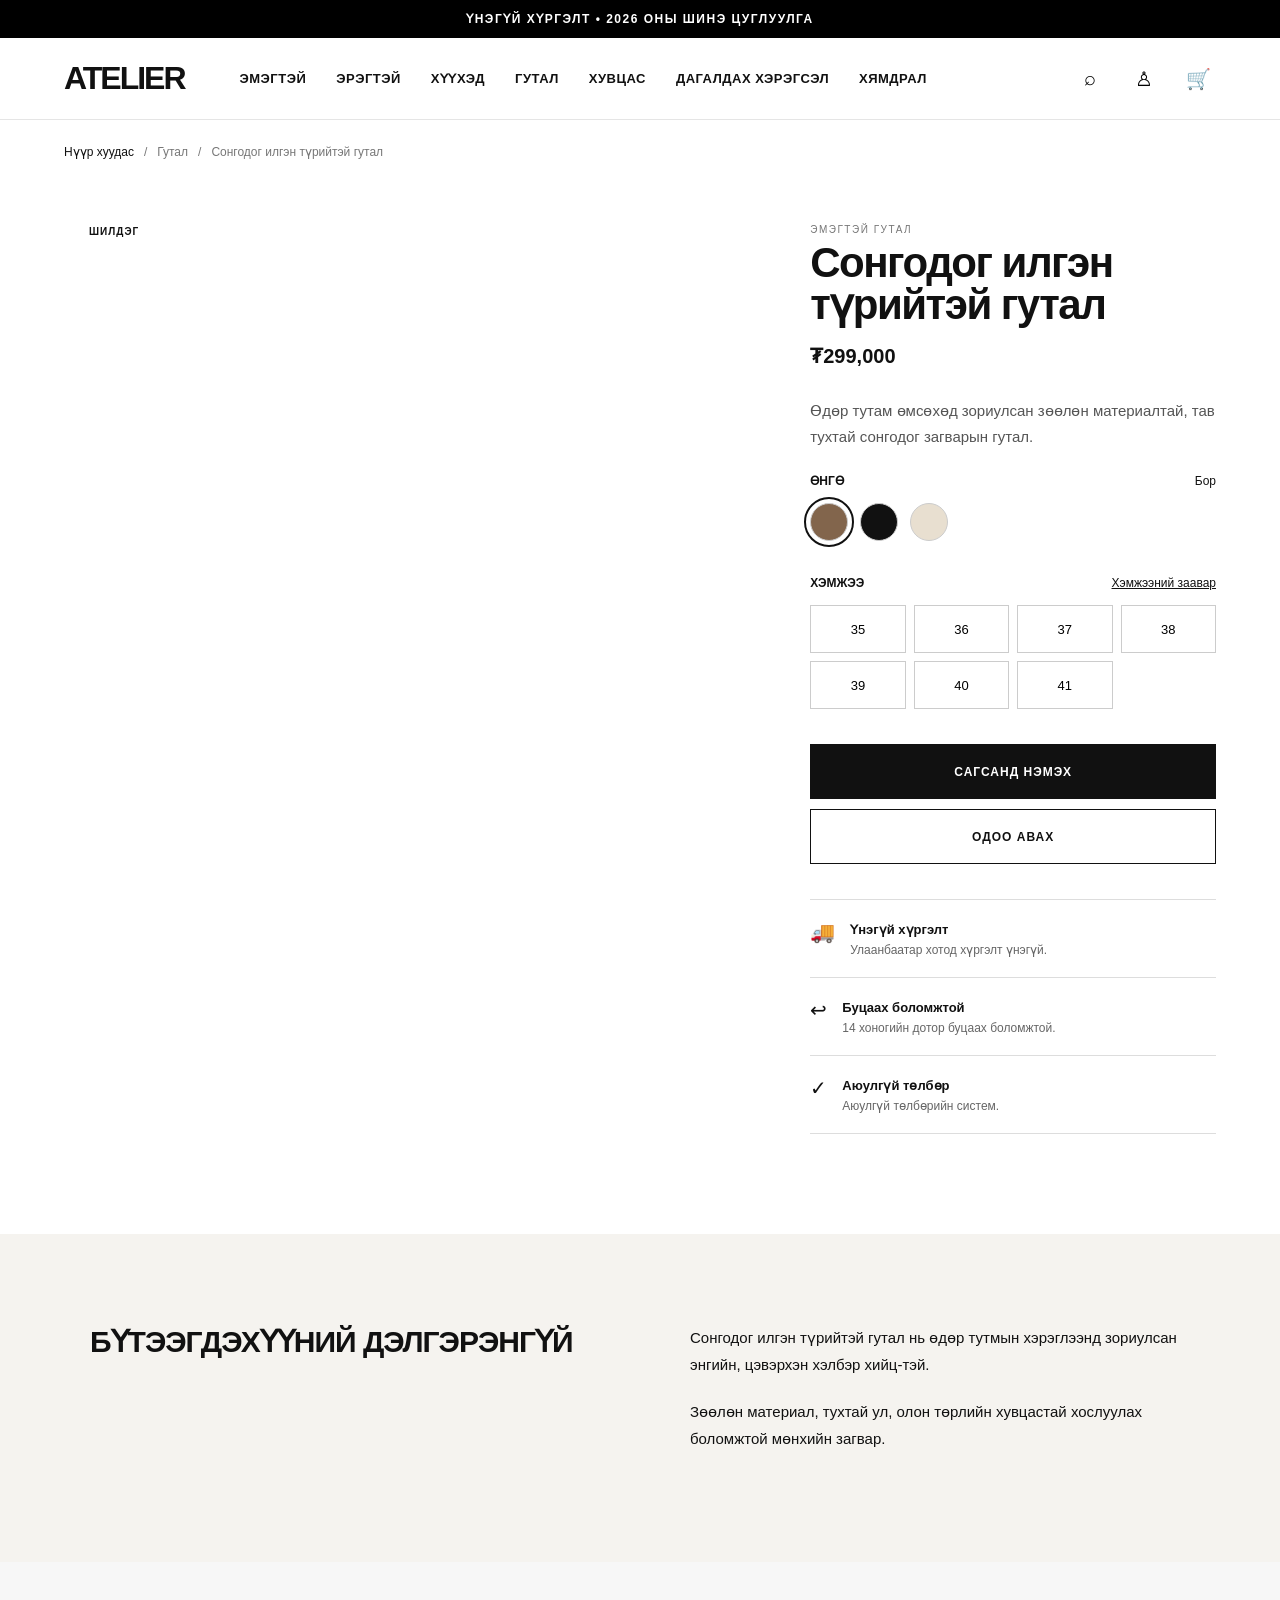
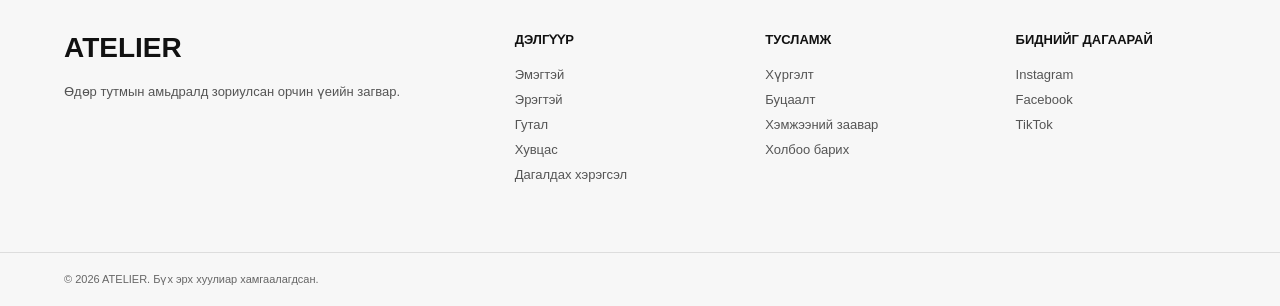
<file: product.html>
<!DOCTYPE html>
<html lang="mn">

<head>

    <meta charset="UTF-8">

    <meta name="viewport"
        content="width=device-width, initial-scale=1.0">

    <title>Бүтээгдэхүүн — ATELIER</title>

    <link rel="stylesheet" href="style.css">

</head>


<body>


<!-- ANNOUNCEMENT -->

<div class="announcement">
    ҮНЭГҮЙ ХҮРГЭЛТ • 2026 ОНЫ ШИНЭ ЦУГЛУУЛГА
</div>



<!-- HEADER -->

<header class="header">

    <a href="index.html" class="logo">
        ATELIER
    </a>


    <nav class="nav">

        <a href="index.html">ЭМЭГТЭЙ</a>
        <a href="index.html">ЭРЭГТЭЙ</a>
        <a href="index.html">ХҮҮХЭД</a>
        <a href="index.html">ГУТАЛ</a>
        <a href="index.html">ХУВЦАС</a>
        <a href="index.html">ДАГАЛДАХ ХЭРЭГСЭЛ</a>
        <a href="index.html">ХЯМДРАЛ</a>

    </nav>


    <div class="header-actions">

        <button>⌕</button>
        <button>♙</button>
        <button>🛒</button>

    </div>

</header>



<!-- BREADCRUMB -->

<div class="breadcrumb">

    <a href="index.html">Нүүр хуудас</a>

    <span>/</span>

    <span class="breadcrumb-category">Гутал</span>

    <span>/</span>

    <span class="breadcrumb-product">Сонгодог илгэн түрийтэй гутал</span>

</div>



<!-- PRODUCT -->

<main class="product-page">


    <!-- PRODUCT IMAGE -->

    <div class="product-gallery">

        <div class="main-product-image">

            <span class="product-badge">
                ШИЛДЭГ
            </span>

        </div>


        <div class="thumbnail-row">

            <div class="thumbnail thumb-1"></div>

            <div class="thumbnail thumb-2"></div>

            <div class="thumbnail thumb-3"></div>

            <div class="thumbnail thumb-4"></div>

        </div>

    </div>



    <!-- PRODUCT INFORMATION -->

    <div class="product-details">


        <p class="product-category">
            ЭМЭГТЭЙ ГУТАЛ
        </p>


        <h1>
            Сонгодог илгэн түрийтэй гутал
        </h1>


        <p class="product-price">
            ₮299,000
        </p>


        <p class="product-description">

            Өдөр тутам өмсөхөд зориулсан
            зөөлөн материалтай, тав тухтай
            сонгодог загварын гутал.

        </p>



        <!-- ӨНГӨ -->

        <div class="option-section">

            <div class="option-title">

                <strong>ӨНГӨ</strong>

                <span>
                    Бор
                </span>

            </div>


            <div class="product-colors">

                <button
                    class="product-color active-color brown">
                </button>

                <button
                    class="product-color black">
                </button>

                <button
                    class="product-color cream">
                </button>

            </div>

        </div>



        <!-- ХЭМЖЭЭ -->

        <div class="option-section">

            <div class="option-title">

                <strong>ХЭМЖЭЭ</strong>

                <a href="#">
                    Хэмжээний заавар
                </a>

            </div>


            <div class="sizes">

                <button>35</button>
                <button>36</button>
                <button>37</button>
                <button>38</button>
                <button>39</button>
                <button>40</button>
                <button>41</button>

            </div>

        </div>



        <!-- САГСАНД НЭМЭХ -->

        <button class="add-to-bag">

            САГСАНД НЭМЭХ

        </button>



        <!-- ОДОО АВАХ -->

        <button class="buy-now">

            ОДОО АВАХ

        </button>



        <!-- SHIPPING -->

        <div class="product-services">


            <div class="service">

                <span>🚚</span>

                <div>

                    <strong>
                        Үнэгүй хүргэлт
                    </strong>

                    <p>
                        Улаанбаатар хотод
                        хүргэлт үнэгүй.
                    </p>

                </div>

            </div>


            <div class="service">

                <span>↩</span>

                <div>

                    <strong>
                        Буцаах боломжтой
                    </strong>

                    <p>
                        14 хоногийн дотор
                        буцаах боломжтой.
                    </p>

                </div>

            </div>


            <div class="service">

                <span>✓</span>

                <div>

                    <strong>
                        Аюулгүй төлбөр
                    </strong>

                    <p>
                        Аюулгүй төлбөрийн систем.
                    </p>

                </div>

            </div>


        </div>


    </div>

</main>



<!-- DESCRIPTION -->

<section class="product-description-section">


    <div class="description-inner">


        <div>

            <h2>
                БҮТЭЭГДЭХҮҮНИЙ ДЭЛГЭРЭНГҮЙ
            </h2>

        </div>


        <div>

            <p>

                Сонгодог илгэн түрийтэй гутал нь өдөр тутмын
                хэрэглээнд зориулсан энгийн,
                цэвэрхэн хэлбэр хийц-тэй.

            </p>


            <p>

                Зөөлөн материал, тухтай ул,
                олон төрлийн хувцастай хослуулах
                боломжтой мөнхийн загвар.

            </p>

        </div>

    </div>

</section>



<!-- FOOTER -->

<footer>


    <div class="footer-column">

        <h3>
            ATELIER
        </h3>

        <p>
            Өдөр тутмын амьдралд зориулсан орчин үеийн загвар.
        </p>

    </div>


    <div class="footer-column">

        <h4>
            ДЭЛГҮҮР
        </h4>

        <a href="index.html">
            Эмэгтэй
        </a>

        <a href="index.html">
            Эрэгтэй
        </a>

        <a href="index.html">
            Гутал
        </a>

        <a href="index.html">
            Хувцас
        </a>

        <a href="index.html">
            Дагалдах хэрэгсэл
        </a>

    </div>


    <div class="footer-column">

        <h4>
            ТУСЛАМЖ
        </h4>

        <a href="#">
            Хүргэлт
        </a>

        <a href="#">
            Буцаалт
        </a>

        <a href="#">
            Хэмжээний заавар
        </a>

        <a href="#">
            Холбоо барих
        </a>

    </div>


    <div class="footer-column">

        <h4>
            БИДНИЙГ ДАГААРАЙ
        </h4>

        <a href="#">
            Instagram
        </a>

        <a href="#">
            Facebook
        </a>

        <a href="#">
            TikTok
        </a>

    </div>


</footer>


<div class="copyright">

    © 2026 ATELIER. Бүх эрх хуулиар хамгаалагдсан.

</div>

<script src="script.js"></script>
</body>

</html>
</file>
<file: style.css>
/* =========================
   BASIC
========================= */

* {
    margin: 0;
    padding: 0;
    box-sizing: border-box;
}

html {
    scroll-behavior: smooth;
}

body {
    font-family: Arial, Helvetica, sans-serif;
    color: #111;
    background: #fff;
}

a {
    color: inherit;
    text-decoration: none;
}

button {
    font: inherit;
}


/* =========================
   ANNOUNCEMENT
========================= */

.announcement {
    height: 38px;
    background: #000;
    color: #fff;

    display: flex;
    align-items: center;
    justify-content: center;

    font-size: 12px;
    font-weight: 600;
    letter-spacing: 1.5px;
}


/* =========================
   HEADER
========================= */

.header {
    height: 82px;

    display: flex;
    align-items: center;

    padding: 0 5%;

    background: #fff;
    border-bottom: 1px solid #e5e5e5;

    position: sticky;
    top: 0;
    z-index: 100;
}


/* LOGO */

.logo {
    font-size: 32px;
    font-weight: 900;
    letter-spacing: -2px;

    margin-right: 55px;
}


/* NAVIGATION */

.nav {
    display: flex;
    align-items: center;
    gap: 30px;
}

.nav a {
    font-size: 13px;
    font-weight: 600;
    letter-spacing: .5px;

    position: relative;
}

.nav a::after {
    content: "";

    position: absolute;
    left: 0;
    bottom: -8px;

    width: 0;
    height: 1px;

    background: #111;

    transition: .3s;
}

.nav a:hover::after {
    width: 100%;
}


/* HEADER BUTTONS */

.header-actions {
    margin-left: auto;

    display: flex;
    gap: 18px;
}

.header-actions button {
    border: none;
    background: none;

    cursor: pointer;

    font-size: 22px;
}


/* =========================/* =========================
   PREMIUM HERO
========================= */

.hero {
    min-height: 760px;

    position: relative;

    display: flex;
    align-items: center;

    overflow: hidden;

    background:
        linear-gradient(90deg,
            rgba(0, 0, 0, 0.58) 0%,
            rgba(0, 0, 0, 0.30) 38%,
            rgba(0, 0, 0, 0.02) 75%),
        url("https://images.unsplash.com/photo-1441986300917-64674bd600d8?auto=format&fit=crop&w=2200&q=90");

    background-size: cover;

    background-position: center;
}


/* subtle image zoom */

.hero::before {
    content: "";

    position: absolute;

    inset: 0;

    background: inherit;

    transform: scale(1.01);

    z-index: 0;
}


/* HERO CONTENT */

.hero-content {
    position: relative;

    z-index: 2;

    color: white;

    width: min(650px, 85%);

    margin-left: 8%;
}


/* SMALL LABEL */

.hero .small-title {
    font-size: 12px;

    font-weight: 700;

    letter-spacing: 3px;

    margin-bottom: 24px;
}


/* MAIN TITLE */

.hero h1 {
    font-size: clamp(58px, 7vw, 105px);

    line-height: .88;

    letter-spacing: -5px;

    font-weight: 700;

    margin-bottom: 30px;
}


/* DESCRIPTION */

.hero-text {
    font-size: 17px;

    line-height: 1.6;

    max-width: 400px;

    margin-bottom: 35px;

    color: rgba(255, 255, 255, .92);
}


/* SHOP BUTTON */

.shop-button {
    display: inline-flex;

    align-items: center;
    justify-content: center;

    min-width: 155px;

    height: 52px;

    padding: 0 30px;

    background: #fff;

    color: #111;

    font-size: 11px;

    font-weight: 700;

    letter-spacing: 1.5px;

    transition:
        background .3s ease,
        color .3s ease,
        transform .3s ease;
}


.shop-button:hover {
    background: #111;

    color: #fff;

    transform: translateY(-2px);
}

/* =========================
   SHOP BY CATEGORY
========================= */

.shopping {
    padding: 110px 4%;
    background: #fff;
}


/* SECTION HEADING */

.section-heading {
    margin-bottom: 35px;
}

.section-heading .small-title {
    margin-bottom: 12px;
}

.section-heading h2 {
    font-size: 38px;

    letter-spacing: -1.5px;

    font-weight: 600;
}


/* CATEGORY GRID */

.category-grid {

    display: grid;

    grid-template-columns:
        repeat(3, 1fr);

    gap: 12px;
}


/* CATEGORY CARD */

.category {

    height: 570px;

    position: relative;

    display: flex;

    align-items: flex-end;

    padding: 30px;

    overflow: hidden;

    color: white;

    background-size: cover;

    background-position: center;

    transition: transform .4s ease;
}


/* DARK OVERLAY */

.category::after {

    content: "";

    position: absolute;

    inset: 0;

    background:
        linear-gradient(to top,
            rgba(0, 0, 0, .65),
            rgba(0, 0, 0, .05) 65%);

    transition: .4s;
}


/* HOVER */

.category:hover {

    transform: translateY(-4px);

}

.category:hover::after {

    background:
        linear-gradient(to top,
            rgba(0, 0, 0, .75),
            rgba(0, 0, 0, .15) 65%);

}


/* CATEGORY CONTENT */

.category-content {

    position: relative;

    z-index: 2;

}


/* NUMBER */

.category-content p {

    font-size: 11px;

    letter-spacing: 2px;

    margin-bottom: 12px;

    opacity: .8;
}


/* TITLE */

.category-content h3 {

    font-size: 35px;

    letter-spacing: -1px;

    margin-bottom: 10px;
}


/* LINK */

.category-content span {

    font-size: 11px;

    font-weight: 700;

    letter-spacing: 1.5px;
}


/* =========================
   CATEGORY IMAGES
========================= */

.women {

    background-image:

        url("https://images.unsplash.com/photo-1496747611176-843222e1e57c?auto=format&fit=crop&w=1200&q=85");

}


.men {

    background-image:

        url("https://images.unsplash.com/photo-1617127365659-c47fa864d8bc?auto=format&fit=crop&w=1200&q=85");

}


.kids {

    background-image:

        url("https://images.unsplash.com/photo-1518831959646-742c3a14ebf7?auto=format&fit=crop&w=1200&q=85");

}


.shoes {

    background-image:

        url("https://images.unsplash.com/photo-1542291026-7eec264c27ff?auto=format&fit=crop&w=1200&q=85");

}


.clothing {

    background-image:

        url("https://images.unsplash.com/photo-1551488831-00ddcb6c6bd3?auto=format&fit=crop&w=1200&q=85");

}


.accessories {

    background-image:

        url("https://images.unsplash.com/photo-1523779917675-b6ed3a42a561?auto=format&fit=crop&w=1200&q=85");

}


/* =========================
   PRODUCTS
========================= */

.products {
    padding: 20px 4% 100px;
}

.section-header {
    display: flex;

    align-items: center;
    justify-content: space-between;

    margin-bottom: 30px;
}

.section-header h2 {
    font-size: 28px;
}

.section-header a {
    font-size: 12px;
    font-weight: 700;

    border-bottom: 1px solid #111;

    padding-bottom: 5px;
}


/* PRODUCT GRID */

.product-carousel {

    display: flex;

    gap: 14px;

    overflow-x: auto;

    scroll-behavior: smooth;

    scroll-snap-type: x mandatory;

    scrollbar-width: none;

    padding-bottom: 20px;
}

.product-carousel::-webkit-scrollbar {
    display: none;
}


/* PRODUCT CARD */

.product-carousel .product {

    flex: 0 0 calc(25% - 11px);

    min-width: 260px;

    scroll-snap-align: start;
}


/* CAROUSEL BUTTONS */

.carousel-controls {

    display: flex;

    gap: 8px;
}

.carousel-btn {

    width: 45px;

    height: 45px;

    border: 1px solid #ddd;

    background: white;

    cursor: pointer;

    font-size: 18px;

    transition: .25s;
}

.carousel-btn:hover {

    background: #111;

    color: white;

    border-color: #111;
}


/* PRODUCT IMAGE */

.product-image {

    height: 430px;

    position: relative;

    overflow: hidden;

    background-color: #f2f0ed;

    background-size: cover;

    background-position: center;

    transition: transform .4s ease;
}

.product:hover .product-image {

    transform: scale(.985);
}


/* PRODUCT IMAGE */

.product-image {
    height: 420px;

    background-color: #f2f0ed;

    background-size: cover;
    background-position: center;

    transition: .4s;
}

.product:hover .product-image {
    transform: scale(.98);
}


/* PRODUCT IMAGES */

.product-one {
    background-image:
        url("https://images.unsplash.com/photo-1542291026-7eec264c27ff?auto=format&fit=crop&w=900&q=80");
}

.product-two {
    background-image:
        url("https://images.unsplash.com/photo-1614252235316-8c857d38b5f4?auto=format&fit=crop&w=900&q=80");
}

.product-three {
    background-image:
        url("https://images.unsplash.com/photo-1549298916-b41d501d3772?auto=format&fit=crop&w=900&q=80");
}

.product-four {
    background-image:
        url("https://images.unsplash.com/photo-1543163521-1bf539c55dd2?auto=format&fit=crop&w=900&q=80");
}

.product-five {

    background-image:
        url("https://images.unsplash.com/photo-1539109136881-3be0616acf4b?auto=format&fit=crop&w=900&q=85");

}

.product-six {

    background-image:
        url("https://images.unsplash.com/photo-1553062407-98eeb64c6a62?auto=format&fit=crop&w=900&q=85");

}

.product-seven {

    background-image:
        url("https://images.unsplash.com/photo-1543163521-1bf539c55dd2?auto=format&fit=crop&w=900&q=85");

}

.product-eight {

    background-image:
        url("https://images.unsplash.com/photo-1495555961986-6d4c1ecb7be3?auto=format&fit=crop&w=900&q=85");

}

/* PRODUCT TEXT */

.product h3 {
    font-size: 15px;

    margin-top: 16px;
}

.product p {
    font-size: 14px;

    margin-top: 7px;
}


/* =========================
   OUR STORY
========================= */

.story {

    min-height: 650px;

    display: grid;

    grid-template-columns:
        1fr 1fr;

    background: #f3f0eb;
}


/* IMAGE */

.story-image {

    min-height: 650px;

    background-image:
        url("https://images.unsplash.com/photo-1525507119028-ed4c629a60a3?auto=format&fit=crop&w=1400&q=85");

    background-size: cover;

    background-position: center;
}


/* CONTENT */

.story-content {

    display: flex;

    flex-direction: column;

    justify-content: center;

    padding: 80px;

    max-width: 650px;
}

.story-content h2 {

    font-size: clamp(45px, 5vw, 75px);

    line-height: .92;

    letter-spacing: -3px;

    margin-bottom: 30px;
}

.story-description {

    max-width: 440px;

    font-size: 15px;

    line-height: 1.8;

    color: #555;

    margin-bottom: 35px;
}


/* MOBILE */

@media (max-width: 800px) {

    .story {

        grid-template-columns: 1fr;

    }

    .story-image {

        min-height: 500px;

    }

    .story-content {

        padding: 60px 25px;

    }

}


/* OUTLINE BUTTON */

.outline-button {
    display: inline-block;

    border: 1px solid #111;

    padding: 16px 28px;

    font-size: 12px;
    font-weight: 700;

    transition: .3s;
}

.outline-button:hover {
    background: #111;
    color: #fff;
}

/* =========================
   FOOTER
========================= */

footer {
    background: #f7f7f7;

    padding: 70px 5%;

    display: grid;

    grid-template-columns:
        2fr 1fr 1fr 1fr;

    gap: 50px;
}

.footer-column {
    display: flex;

    flex-direction: column;

    gap: 10px;
}

.footer-column h3 {
    font-size: 28px;

    margin-bottom: 10px;
}

.footer-column h4 {
    font-size: 13px;

    margin-bottom: 10px;
}

.footer-column p,
.footer-column a {
    font-size: 13px;

    color: #555;
}

.footer-column a:hover {
    color: #111;
}


/* COPYRIGHT */

.copyright {
    background: #f7f7f7;

    border-top: 1px solid #ddd;

    padding: 20px 5%;

    font-size: 11px;

    color: #666;
}


/* =========================
   MOBILE
========================= */

@media (max-width: 900px) {

    .nav {
        display: none;
    }

    .logo {
        margin-right: 0;
    }

    .hero {
        min-height: 600px;
    }

    .hero-content {
        margin-left: 6%;

        width: 90%;
    }

    .category-grid {
        grid-template-columns:
            repeat(2, 1fr);
    }

    .category {
        height: 420px;
    }

    .product-grid {
        grid-template-columns:
            repeat(2, 1fr);
    }

    .product-image {
        height: 350px;
    }

    footer {
        grid-template-columns:
            repeat(2, 1fr);
    }
}


@media (max-width: 600px) {

    .announcement {
        font-size: 9px;
    }

    .header {
        height: 65px;

        padding: 0 20px;
    }

    .logo {
        font-size: 25px;
    }

    .header-actions {
        gap: 10px;
    }

    .hero {
        min-height: 600px;

        background-position: 60% center;
    }

    .hero h1 {
        font-size: 52px;
    }

    .shopping {
        padding: 60px 20px;
    }

    .category-grid {
        grid-template-columns: 1fr;
    }

    .category {
        height: 500px;
    }

    .products {
        padding: 20px 20px 70px;
    }

    .product-grid {
        grid-template-columns: 1fr 1fr;

        gap: 8px;
    }

    .product-image {
        height: 240px;
    }

    .product h3 {
        font-size: 13px;
    }

    footer {
        grid-template-columns: 1fr;

        padding: 50px 20px;
    }

}

/* =========================
   PRODUCT DETAILS
========================= */

.product-tabs {
    display: flex;
    gap: 30px;
    margin-bottom: 30px;
    border-bottom: 1px solid #ddd;
}

.tab {
    border: none;
    background: none;
    padding: 0 0 12px;
    cursor: pointer;

    font-size: 12px;
    font-weight: 700;
    letter-spacing: 1px;

    color: #777;
}

.tab.active {
    color: #111;
    border-bottom: 2px solid #111;
}

.tab:hover {
    color: #111;
}

.product {
    position: relative;
    cursor: pointer;
}

.product-image {
    position: relative;
    overflow: hidden;
}

.product-badge {
    position: absolute;
    top: 15px;
    left: 15px;

    background: white;
    padding: 7px 10px;

    font-size: 10px;
    font-weight: 700;
    letter-spacing: 1px;
}

.heart {
    position: absolute;
    top: 13px;
    right: 15px;

    width: 38px;
    height: 38px;

    border: none;
    border-radius: 50%;

    background: rgba(255, 255, 255, .9);

    font-size: 22px;
    cursor: pointer;
}

.product-info {
    padding-top: 14px;
}

.product-category {
    font-size: 10px !important;
    color: #777;

    letter-spacing: 1.5px;

    margin-bottom: 7px;
}

.product-info h3 {
    margin: 0;
    font-size: 14px;
    font-weight: 500;
}

.price {
    font-weight: 600;
    margin-top: 8px !important;
}

.colors {
    display: flex;
    gap: 7px;

    margin-top: 12px;
}

.color {
    width: 15px;
    height: 15px;

    display: block;

    border-radius: 50%;
    border: 1px solid #bbb;
}

.color.brown {
    background: #82654c;
}

.color.black {
    background: #111;
}

.color.cream {
    background: #e8dfd0;
}

.color.white {
    background: #fff;
}

.color.grey {
    background: #aaa;
}

.dark {
    color: #777;
    margin-bottom: 10px;
}

/* =========================
   PRODUCT PAGE
========================= */

.breadcrumb {
    padding: 25px 5%;

    display: flex;
    gap: 10px;

    font-size: 12px;

    color: #777;
}

.breadcrumb a {
    color: #111;
}


/* PRODUCT LAYOUT */

.product-page {
    padding: 20px 5% 100px;

    display: grid;

    grid-template-columns:
        1.25fr .75fr;

    gap: 70px;
}


/* MAIN IMAGE */

.main-product-image {
    height: 650px;

    position: relative;

    background-image:
        url("https://images.unsplash.com/photo-1542291026-7eec264c27ff?auto=format&fit=crop&w=1400&q=85");

    background-size: cover;

    background-position: center;
}


/* THUMBNAILS */

.thumbnail-row {
    display: grid;

    grid-template-columns:
        repeat(4, 1fr);

    gap: 10px;

    margin-top: 10px;
}

.thumbnail {
    height: 120px;

    background-size: cover;

    background-position: center;

    cursor: pointer;

    border: 1px solid transparent;
}

.thumbnail:hover {
    border-color: #111;
}

.thumb-1 {
    background-image:
        url("https://images.unsplash.com/photo-1542291026-7eec264c27ff?auto=format&fit=crop&w=500&q=80");
}

.thumb-2 {
    background-image:
        url("https://images.unsplash.com/photo-1543163521-1bf539c55dd2?auto=format&fit=crop&w=500&q=80");
}

.thumb-3 {
    background-image:
        url("https://images.unsplash.com/photo-1549298916-b41d501d3772?auto=format&fit=crop&w=500&q=80");
}

.thumb-4 {
    background-image:
        url("https://images.unsplash.com/photo-1614252235316-8c857d38b5f4?auto=format&fit=crop&w=500&q=80");
}


/* PRODUCT DETAILS */

.product-details {
    padding-top: 20px;
}

.product-details h1 {
    font-size: 42px;

    line-height: 1;

    letter-spacing: -1.5px;

    margin-bottom: 18px;
}

.product-price {
    font-size: 20px;

    font-weight: 600;

    margin-bottom: 30px;
}

.product-description {
    font-size: 14px;

    color: #555;

    line-height: 1.7;

    max-width: 450px;

    margin-bottom: 40px;
}


/* OPTIONS */

.option-section {
    margin-bottom: 35px;
}

.option-title {
    display: flex;

    justify-content: space-between;

    margin-bottom: 15px;

    font-size: 12px;
}

.option-title a {
    text-decoration: underline;
}


/* COLORS */

.product-colors {
    display: flex;

    gap: 12px;
}

.product-color {
    width: 38px;
    height: 38px;

    border-radius: 50%;

    border: 1px solid #ccc;

    cursor: pointer;
}

.active-color {
    outline: 2px solid #111;

    outline-offset: 4px;
}

.product-color.brown {
    background: #82654c;
}

.product-color.black {
    background: #111;
}

.product-color.cream {
    background: #e8dfd0;
}


/* SIZES */

.sizes {
    display: grid;

    grid-template-columns:
        repeat(4, 1fr);

    gap: 8px;
}

.sizes button {
    height: 48px;

    background: white;

    border: 1px solid #ccc;

    cursor: pointer;

    font-size: 13px;
}

.sizes button:hover {
    border-color: #111;
}

.sizes button.selected {
    background: #111;

    color: white;
}


/* BUTTONS */

.add-to-bag,
.buy-now {
    width: 100%;

    height: 55px;

    cursor: pointer;

    font-size: 12px;

    font-weight: 700;

    letter-spacing: 1px;
}

.add-to-bag {
    background: #111;

    color: white;

    border: 1px solid #111;

    margin-bottom: 10px;
}

.add-to-bag:hover {
    background: #333;
}

.buy-now {
    background: white;

    color: #111;

    border: 1px solid #111;
}


/* SERVICES */

.product-services {
    border-top: 1px solid #ddd;

    margin-top: 35px;
}

.service {
    display: flex;

    gap: 15px;

    padding: 20px 0;

    border-bottom: 1px solid #ddd;
}

.service>span {
    font-size: 20px;
}

.service strong {
    font-size: 13px;
}

.service p {
    font-size: 12px;

    color: #666;

    margin-top: 5px;
}


/* DESCRIPTION */

.product-description-section {
    background: #f5f3ef;

    padding: 90px 5%;
}

.description-inner {
    max-width: 1100px;

    margin: auto;

    display: grid;

    grid-template-columns:
        1fr 1fr;

    gap: 100px;
}

.description-inner h2 {
    font-size: 30px;

    letter-spacing: -1px;
}

.description-inner p {
    font-size: 15px;

    line-height: 1.8;

    margin-bottom: 20px;
}


/* MOBILE */

@media (max-width: 900px) {

    .product-page {
        grid-template-columns: 1fr;

        gap: 40px;
    }

    .main-product-image {
        height: 550px;
    }

    .description-inner {
        grid-template-columns: 1fr;

        gap: 30px;
    }

}


@media (max-width: 600px) {

    .breadcrumb {
        padding: 20px;
    }

    .product-page {
        padding: 0 20px 70px;
    }

    .main-product-image {
        height: 450px;
    }

    .product-details h1 {
        font-size: 34px;
    }

    .thumbnail {
        height: 80px;
    }

}

/* =========================
   CART
========================= */

.cart-page {
    padding: 80px 5% 120px;
}

.cart-page>h1 {
    font-size: 42px;
    letter-spacing: -2px;
    margin-bottom: 50px;
}

#cart-container {
    display: grid;
    grid-template-columns: 1.5fr .7fr;
    gap: 70px;
}

.cart-items {
    border-top: 1px solid #ddd;
}

.cart-item {
    display: grid;
    grid-template-columns: 260px 1fr;
    gap: 30px;

    padding: 25px 0;

    border-bottom: 1px solid #ddd;
}

.cart-image {
    height: 300px;

    background-image:
        url("https://images.unsplash.com/photo-1542291026-7eec264c27ff?auto=format&fit=crop&w=700&q=80");

    background-size: cover;
    background-position: center;
}

.cart-info h3 {
    font-size: 20px;
    margin: 8px 0 15px;
}

.cart-price {
    font-weight: 600;
    margin: 15px 0;
}

.quantity {
    display: flex;
    align-items: center;
    gap: 20px;
    margin: 20px 0;
}

.quantity button {
    width: 35px;
    height: 35px;

    border: 1px solid #ccc;
    background: white;

    cursor: pointer;
}

.remove-item {
    border: none;
    background: none;

    text-decoration: underline;

    font-size: 11px;
    font-weight: 700;

    cursor: pointer;
}

.cart-summary {
    background: #f5f3ef;
    padding: 35px;

    height: fit-content;
}

.cart-summary h2 {
    font-size: 20px;
    margin-bottom: 30px;
}

.summary-row,
.summary-total {
    display: flex;
    justify-content: space-between;

    padding: 15px 0;

    border-bottom: 1px solid #ddd;
}

.summary-total {
    font-size: 18px;
    border-bottom: none;

    margin-top: 10px;
}

.checkout-button {
    width: 100%;
    height: 55px;

    border: none;

    background: #111;
    color: white;

    font-size: 12px;
    font-weight: 700;

    letter-spacing: 1px;

    cursor: pointer;

    margin-top: 20px;
}

.empty-cart {
    text-align: center;
    padding: 100px 20px;

    grid-column: 1 / -1;
}

.empty-cart h2 {
    font-size: 28px;
    margin-bottom: 15px;
}

.empty-cart p {
    color: #666;
    margin-bottom: 25px;
}

.empty-cart a {
    display: inline-block;

    background: #111;
    color: white;

    padding: 16px 30px;

    font-size: 12px;
    font-weight: 700;
}


@media (max-width: 800px) {

    #cart-container {
        grid-template-columns: 1fr;
        gap: 40px;
    }

    .cart-item {
        grid-template-columns: 140px 1fr;
        gap: 20px;
    }

    .cart-image {
        height: 180px;
    }

}


@media (max-width: 500px) {

    .cart-page {
        padding: 50px 20px 80px;
    }

    .cart-page>h1 {
        font-size: 34px;
    }

    .cart-item {
        grid-template-columns: 1fr;
    }

}

/* =========================
   NEW ARRIVALS
========================= */

.new-arrivals {
    padding: 110px 4%;
    background: #f5f3ef;
}

.new-arrivals-header {
    display: flex;
    justify-content: space-between;
    align-items: end;

    margin-bottom: 35px;
}

.new-arrivals-header h2 {
    font-size: 40px;
    letter-spacing: -2px;
}

.new-arrivals-header>a {
    font-size: 11px;
    font-weight: 700;
    letter-spacing: 1px;

    border-bottom: 1px solid #111;
    padding-bottom: 6px;
}

.new-arrivals-grid {
    display: grid;

    grid-template-columns:
        2fr 1fr 1fr;

    gap: 12px;
}

.new-arrival-card {
    position: relative;
}

.new-arrival-image {
    height: 580px;

    background-size: cover;
    background-position: center;

    transition: transform .4s ease;
}

.new-arrival-card:hover .new-arrival-image {
    transform: scale(.985);
}

.image-a {
    background-image:
        url("https://images.unsplash.com/photo-1483985988355-763728e1935b?auto=format&fit=crop&w=1400&q=85");
}

.image-b {
    background-image:
        url("https://images.unsplash.com/photo-1542291026-7eec264c27ff?auto=format&fit=crop&w=1000&q=85");
}

.image-c {
    background-image:
        url("https://images.unsplash.com/photo-1523779917675-b6ed3a42a561?auto=format&fit=crop&w=1000&q=85");
}

.new-arrival-text {
    padding-top: 18px;
}

.new-arrival-text p {
    font-size: 10px;
    letter-spacing: 1.5px;
    color: #777;
    margin-bottom: 8px;
}

.new-arrival-text h3 {
    font-size: 20px;
    line-height: 1.1;
    letter-spacing: -.5px;
    margin-bottom: 15px;
}

.new-arrival-text a {
    font-size: 11px;
    font-weight: 700;
    letter-spacing: 1px;
}

@media (max-width: 800px) {

    .new-arrivals-grid {
        grid-template-columns: 1fr 1fr;
    }

    .new-arrival-card.large {
        grid-column: 1 / -1;
    }

    .new-arrival-image {
        height: 450px;
    }
}

@media (max-width: 600px) {

    .new-arrivals {
        padding: 70px 20px;
    }

    .new-arrivals-header {
        display: block;
    }

    .new-arrivals-header>a {
        display: inline-block;
        margin-top: 20px;
    }

    .new-arrivals-grid {
        grid-template-columns: 1fr;
    }

    .new-arrival-card.large {
        grid-column: auto;
    }

    .new-arrival-image {
        height: 500px;
    }
}

/* =========================
   COMMUNITY
========================= */

.community {

    padding: 110px 4%;

    text-align: center;

    background: #fff;

}

.community-heading {

    max-width: 600px;

    margin: 0 auto 45px;

}

.community-heading h2 {

    font-size: clamp(42px, 5vw, 70px);

    line-height: .95;

    letter-spacing: -3px;

    margin-bottom: 20px;

}

.community-heading>p:last-child {

    font-size: 14px;

    color: #666;

}


.community-grid {

    display: grid;

    grid-template-columns:
        repeat(5, 1fr);

    gap: 8px;

}


.community-image {

    height: 330px;

    background-size: cover;

    background-position: center;

}


.community-1 {

    background-image:
        url("https://images.unsplash.com/photo-1485230895905-ec40ba36b9bc?auto=format&fit=crop&w=700&q=85");

}

.community-2 {

    background-image:
        url("https://images.unsplash.com/photo-1490481651871-ab68de25d43d?auto=format&fit=crop&w=700&q=85");

}

.community-3 {

    background-image:
        url("https://images.unsplash.com/photo-1485968579580-b6d095142e6e?auto=format&fit=crop&w=700&q=85");

}

.community-4 {

    background-image:
        url("https://images.unsplash.com/photo-1483985988355-763728e1935b?auto=format&fit=crop&w=700&q=85");

}

.community-5 {

    background-image:
        url("https://images.unsplash.com/photo-1539109136881-3be0616acf4b?auto=format&fit=crop&w=700&q=85");

}


.community-button {

    display: inline-block;

    margin-top: 35px;

    padding: 16px 28px;

    border: 1px solid #111;

    font-size: 11px;

    font-weight: 700;

    letter-spacing: 1px;

}


.community-button:hover {

    background: #111;

    color: white;

}


@media (max-width: 800px) {

    .community-grid {

        grid-template-columns:
            repeat(3, 1fr);

    }

    .community-image {

        height: 250px;

    }

}


@media (max-width: 600px) {

    .community {

        padding: 70px 20px;

    }

    .community-grid {

        grid-template-columns:
            repeat(2, 1fr);

    }

    .community-image {

        height: 220px;

    }

}
/* =========================
   SEARCH OVERLAY
========================= */

.search-overlay {
    position: fixed;
    inset: 0;

    display: none;

    width: 100%;
    height: 100vh;

    background: #ffffff;

    z-index: 99999;

    padding: 35px 5%;
    box-sizing: border-box;
}

.search-overlay.active {
    display: block;
}

.search-box {
    width: 100%;
    max-width: 1100px;
    margin: 0 auto;
}

.search-top {
    display: flex;
    justify-content: space-between;
    align-items: center;

    padding-bottom: 25px;

    border-bottom: 1px solid #ddd;

    font-size: 12px;
    font-weight: 700;
    letter-spacing: 2px;
}

.close-search {
    border: 0;
    background: transparent;

    font-size: 32px;
    line-height: 1;

    cursor: pointer;
}

.search-input-wrap {
    display: flex;
    align-items: center;

    margin-top: 45px;

    border-bottom: 2px solid #111;
}

.search-input-wrap input {
    flex: 1;

    width: 100%;

    border: 0;
    outline: 0;

    background: transparent;

    font-size: 36px;

    padding: 15px 0;
}

.search-input-wrap span {
    font-size: 28px;
}

.search-suggestions {
    margin-top: 35px;
}

.search-suggestions p {
    margin-bottom: 15px;

    font-size: 10px;
    font-weight: 700;

    letter-spacing: 2px;

    color: #777;
}

.search-suggestions div {
    display: flex;
    flex-wrap: wrap;

    gap: 10px;
}

.search-suggestions button {
    border: 1px solid #ddd;

    background: #fff;

    padding: 12px 20px;

    font-size: 12px;

    cursor: pointer;
}

.search-suggestions button:hover {
    background: #111;
    color: #fff;
}
.search-result-title {
    font-size: 10px;
    font-weight: 700;
    letter-spacing: 2px;
    color: #777;
    margin-bottom: 15px;
}

.search-result-list {
    border-top: 1px solid #ddd;
}

.search-result-item {
    display: flex;
    justify-content: space-between;
    align-items: center;

    padding: 20px 0;

    border-bottom: 1px solid #ddd;

    cursor: pointer;
}

.search-result-item:hover {
    padding-left: 10px;
}

.search-result-item p {
    font-size: 10px;
    letter-spacing: 1px;
    color: #777;
    margin-bottom: 5px;
}

.search-result-item h3 {
    font-size: 18px;
    font-weight: 500;
}

.search-result-item strong {
    font-size: 14px;
}

.no-results {
    margin-top: 30px;
    color: #777;
}
.search-result-title {
    font-size: 10px;
    font-weight: 700;
    letter-spacing: 2px;
    color: #777;
    margin: 35px 0 15px;
}

.search-result-list {
    border-top: 1px solid #ddd;
}

.search-result-item {
    display: flex;
    justify-content: space-between;
    align-items: center;

    padding: 20px 0;

    border-bottom: 1px solid #ddd;

    cursor: pointer;
}

.search-result-item:hover {
    padding-left: 10px;
}

.search-result-item p {
    margin: 0 0 5px;

    font-size: 10px;
    letter-spacing: 1px;

    color: #777;
}

.search-result-item h3 {
    margin: 0;

    font-size: 18px;
    font-weight: 500;
}

.search-result-item strong {
    font-size: 14px;
}

.no-results {
    margin-top: 30px;
    color: #777;
}
.product-description {
    margin: 25px 0;

    max-width: 600px;

    font-size: 15px;
    line-height: 1.7;

    color: #555;
}
/* ================================
   CHECKOUT PAGE
================================ */

.checkout-page {
    max-width: 1200px;
    margin: 0 auto;
    padding: 70px 40px 100px;
}

.checkout-page h1 {
    font-size: 42px;
    margin-bottom: 50px;
}

.checkout-layout {
    display: grid;
    grid-template-columns: 1.4fr 0.8fr;
    gap: 70px;
    align-items: start;
}


/* DELIVERY FORM */

.checkout-form {
    border-top: 1px solid #ddd;
    padding-top: 30px;
}

.checkout-form h2,
.checkout-summary h2 {
    font-size: 18px;
    margin-bottom: 25px;
}

.checkout-form label {
    display: block;
    font-size: 13px;
    margin-bottom: 8px;
    margin-top: 20px;
}

.checkout-form input[type="text"],
.checkout-form input[type="tel"],
.checkout-form textarea {
    width: 100%;
    box-sizing: border-box;
    border: 1px solid #ccc;
    padding: 14px;
    font-family: inherit;
    font-size: 14px;
}

.checkout-form textarea {
    min-height: 120px;
    resize: vertical;
}


/* PAYMENT */

.payment-option {
    display: flex !important;
    align-items: center;
    gap: 10px;
    margin-bottom: 30px !important;
}

.payment-option input {
    width: auto;
}


/* PLACE ORDER */

.place-order-button {
    width: 100%;
    padding: 18px;
    border: none;
    background: #111;
    color: white;
    font-size: 13px;
    font-weight: 600;
    letter-spacing: 1px;
    cursor: pointer;
}

.place-order-button:hover {
    opacity: 0.9;
}


/* ORDER SUMMARY */

.checkout-summary {
    background: #f5f3ef;
    padding: 35px;
}

.checkout-total {
    display: flex;
    justify-content: space-between;
    border-top: 1px solid #ddd;
    margin-top: 30px;
    padding-top: 25px;
    font-size: 16px;
}

.checkout-total strong {
    font-size: 18px;
}


/* MOBILE */

@media (max-width: 800px) {

    .checkout-page {
        padding: 40px 20px 70px;
    }

    .checkout-layout {
        grid-template-columns: 1fr;
        gap: 40px;
    }

}
.old-price {
    text-decoration: line-through;
    opacity: 0.5;
    margin-right: 8px;
}

.sale-price {
    font-weight: 600;
}
.sale-badge {
    position: absolute;
    top: 12px;
    left: 12px;
    background: #111;
    color: #fff;
    padding: 6px 10px;
    font-size: 11px;
    letter-spacing: 1px;
    z-index: 2;
}
.header-actions button {
    width: 36px;
    height: 36px;

    display: flex;
    align-items: center;
    justify-content: center;

    border: none;
    background: none;

    cursor: pointer;

    font-size: 20px;
    transition: transform .2s ease;
}

.header-actions button:hover {
    transform: translateY(-2px);
}
/* =========================
   ACCOUNT
========================= */

.account-page {
    min-height: 650px;

    display: flex;
    align-items: center;
    justify-content: center;

    padding: 80px 20px;
}

.account-box {
    width: 100%;
    max-width: 500px;

    text-align: center;
}

.account-box h1 {
    font-size: 42px;
    margin: 15px 0 20px;
}

.account-box p {
    color: #666;
    line-height: 1.6;
    margin-bottom: 30px;
}

.account-button {
    width: 100%;
    height: 55px;

    border: 1px solid #111;
    background: #111;
    color: white;

    font-size: 12px;
    font-weight: 700;
    letter-spacing: 1px;

    cursor: pointer;

    margin-top: 10px;
}

.account-button.outline {
    background: white;
    color: #111;
}
/* =========================
   LOGIN
========================= */

.login-page {
    min-height: 650px;

    display: flex;
    align-items: center;
    justify-content: center;

    padding: 80px 20px;
}

.login-box {
    width: 100%;
    max-width: 450px;
}

.login-box h1 {
    font-size: 42px;
    margin: 15px 0 35px;
}

.login-box label {
    display: block;

    font-size: 11px;
    font-weight: 700;
    letter-spacing: 1px;

    margin: 20px 0 8px;
}

.login-box input {
    width: 100%;
    height: 50px;

    border: 1px solid #ccc;

    padding: 0 15px;

    font-size: 14px;

    outline: none;
}

.login-box input:focus {
    border-color: #111;
}

.login-box .account-button {
    margin-top: 25px;
}

.login-register {
    text-align: center;
    margin-top: 25px;

    color: #666;
    font-size: 13px;
}

.login-register a {
    color: #111;
    text-decoration: underline;
}
/* =========================
   MOBILE HEADER
========================= */

@media (max-width: 768px) {

    .header {
        padding: 15px 18px;
        flex-wrap: wrap;
    }

    .logo {
        font-size: 22px;
    }

    .nav {
        width: 100%;
        order: 3;
        overflow-x: auto;
        white-space: nowrap;
        margin-top: 15px;
        padding-bottom: 5px;
    }

    .nav a {
        font-size: 10px;
        margin-right: 18px;
    }

    .header-actions {
        margin-left: auto;
    }

    .header-actions button {
        width: 32px;
        height: 32px;
        font-size: 18px;
    }

}
/* MOBILE MENU */

.mobile-menu-button {
    display: none;
}

@media (max-width: 768px) {

    .mobile-menu-button {
        display: block;
        border: none;
        background: none;
        font-size: 24px;
        cursor: pointer;
        margin-left: 10px;
    }

    .nav {
        display: none;
    }

    .nav.mobile-open {
        display: flex;
        width: 100%;
        flex-direction: column;
        gap: 18px;
        padding: 20px 0;
    }

    .nav.mobile-open a {
        margin: 0;
        font-size: 12px;
    }
}
@media (max-width: 768px) {

    .nav.mobile-open {
        position: absolute;
        top: 100%;
        left: 0;
        width: 100%;
        background: white;
        z-index: 9999;
        padding: 20px 25px;
        box-sizing: border-box;
        box-shadow: 0 5px 15px rgba(0,0,0,0.08);
    }

    .nav.mobile-open a {
        display: block;
        padding: 12px 0;
        border-bottom: 1px solid #eee;
        font-size: 12px;
        color: #111;
    }

    .nav.mobile-open a:last-child {
        border-bottom: none;
    }

}
@media (max-width: 768px) {

    .product-grid,
    .new-arrivals-grid {
        grid-template-columns: repeat(2, 1fr);
        gap: 12px;
    }

    .product-image {
        height: 220px;
    }

    .product-info {
        padding: 10px 4px;
    }

    .product-category {
        font-size: 9px;
    }

    .product-info h3 {
        font-size: 13px;
        line-height: 1.3;
    }

    .price {
        font-size: 13px;
    }

    .colors {
        margin-top: 7px;
    }

}
@media (max-width: 768px) {

    .product-page {
        display: flex;
        flex-direction: column;
        gap: 25px;
        padding: 20px 15px;
    }

    .product-gallery {
        width: 100%;
    }

    .main-product-image {
        width: 100%;
        height: 420px;
    }

    .thumbnail-row {
        display: grid;
        grid-template-columns: repeat(4, 1fr);
        gap: 8px;
        margin-top: 8px;
    }

    .thumbnail {
        height: 85px;
    }

    .product-details {
        width: 100%;
        padding: 0;
    }

    .product-details h1 {
        font-size: 28px;
        line-height: 1.2;
    }

    .product-price {
        font-size: 20px;
    }

}
@media (max-width: 768px) {

    .product-details {
        padding: 0 5px;
    }

    .product-color-options,
    .product-size-options {
        display: flex;
        flex-wrap: wrap;
        gap: 10px;
    }

    .product-color,
    .product-size {
        min-width: 45px;
        min-height: 42px;
    }

    .add-to-bag,
    .buy-now {
        width: 100%;
        height: 52px;
        margin-top: 10px;
    }

    .product-services {
        margin-top: 25px;
    }

    .service {
        padding: 14px 0;
    }

}
@media (max-width: 768px) {

    .cart-page {
        padding: 40px 15px;
    }

    .cart-page h1 {
        font-size: 30px;
        margin-bottom: 25px;
    }

    .cart-item {
        display: grid;
        grid-template-columns: 90px 1fr;
        gap: 15px;
        padding: 15px 0;
    }

    .cart-item-image {
        width: 90px;
        height: 110px;
    }

    .cart-item-info h3 {
        font-size: 14px;
    }

    .cart-item-info p {
        font-size: 12px;
    }

    .cart-summary {
        width: 100%;
        margin-top: 25px;
    }

    .checkout-button {
        width: 100%;
        height: 52px;
    }

}
@media (max-width: 768px) {

    .checkout-page {
        padding: 30px 15px;
    }

    .checkout-container {
        display: flex;
        flex-direction: column;
        gap: 30px;
    }

    .checkout-form,
    .checkout-summary {
        width: 100%;
    }

    .checkout-form input,
    .checkout-form select {
        width: 100%;
        height: 50px;
        box-sizing: border-box;
    }

    .checkout-form label {
        font-size: 11px;
    }

    .checkout-summary {
        padding: 20px 15px;
    }

    .place-order-button {
        width: 100%;
        height: 52px;
    }

}
/* ================================
   ORDER SUCCESS
================================ */

.order-success {
    min-height: 600px;
    display: flex;
    flex-direction: column;
    align-items: center;
    justify-content: center;
    text-align: center;
    padding: 60px 20px;
}

.order-success h1 {
    font-size: 38px;
    letter-spacing: 1px;
    margin-bottom: 20px;
}

.order-success p {
    color: #666;
    font-size: 14px;
    margin-bottom: 30px;
}

.order-number-box {
    border: 1px solid #ddd;
    padding: 25px 45px;
    margin-bottom: 30px;
}

.order-number-box span {
    display: block;
    font-size: 10px;
    letter-spacing: 1.5px;
    color: #777;
    margin-bottom: 10px;
}

.order-number-box strong {
    font-size: 24px;
    letter-spacing: 2px;
}
/* ================================
   MY ORDERS
================================ */

.my-orders {
    width: 100%;
    max-width: 700px;
    margin: 60px auto 0;
    text-align: left;
}

.my-orders h2 {
    font-size: 20px;
    letter-spacing: 1px;
    margin-bottom: 25px;
}

.my-order-item {
    border: 1px solid #ddd;
    padding: 25px;
    margin-bottom: 20px;
    background: #fff;
}

.my-order-item h3 {
    font-size: 16px;
    letter-spacing: 1px;
    margin: 0 0 18px;
}

.my-order-item p {
    font-size: 13px;
    color: #555;
    margin: 8px 0;
}

.my-order-item strong {
    color: #111;
}

.order-products {
    border-top: 1px solid #eee;
    margin-top: 18px;
    padding-top: 12px;
}

.order-products p {
    color: #111;
}
/* ================================
   ADMIN DASHBOARD
================================ */

.admin-page {
    max-width: 1100px;
    margin: 0 auto;
    padding: 70px 30px;
}

.admin-page h1 {
    font-size: 36px;
    letter-spacing: 1px;
    margin-bottom: 10px;
}

.admin-page > p {
    color: #777;
    margin-bottom: 45px;
}

#adminContent h2 {
    font-size: 22px;
    margin-bottom: 30px;
}

#adminOrders {
    display: grid;
    gap: 20px;
}

.admin-order {
    border: 1px solid #ddd;
    padding: 30px;
    background: #fff;
}

.admin-order h3 {
    font-size: 18px;
    margin: 0 0 20px;
    letter-spacing: 1px;
}

.admin-order p {
    margin: 9px 0;
    font-size: 13px;
    color: #555;
}

.admin-order strong {
    color: #111;
}

@media (max-width: 768px) {

    .admin-page {
        padding: 40px 15px;
    }

    .admin-page h1 {
        font-size: 28px;
    }

    .admin-order {
        padding: 20px;
    }
}
/* ================================
   ADMIN STATISTICS
================================ */

.admin-stats {
    display: grid;
    grid-template-columns: repeat(4, 1fr);
    gap: 20px;
    margin-bottom: 40px;
}

.admin-stat {
    border: 1px solid #ddd;
    padding: 25px;
    background: #fff;
}

.admin-stat span {
    display: block;
    font-size: 10px;
    letter-spacing: 1px;
    color: #777;
    margin-bottom: 12px;
}

.admin-stat strong {
    font-size: 24px;
    font-weight: 600;
}

@media (max-width: 768px) {

    .admin-stats {
        grid-template-columns: repeat(2, 1fr);
        gap: 12px;
    }

    .admin-stat {
        padding: 18px;
    }

    .admin-stat strong {
        font-size: 20px;
    }
}
.admin-products {
    margin-top: 20px;
    padding-top: 18px;
    border-top: 1px solid #eee;
}

.admin-products > strong {
    display: block;
    font-size: 12px;
    letter-spacing: 1px;
    margin-bottom: 15px;
}

.admin-product {
    padding: 15px;
    margin-bottom: 10px;
    background: #f8f8f8;
    border: 1px solid #eee;
}

.admin-product strong {
    font-size: 14px;
}

.admin-product div {
    margin-top: 6px;
    font-size: 12px;
    color: #666;
}
.order-success {
    max-width: 650px;
    margin: 60px auto;
    padding: 50px;
    background: #fff;
    border: 1px solid #e5e5e5;
    text-align: center;
}

.order-success h1 {
    font-size: 28px;
    letter-spacing: 1px;
    margin-bottom: 15px;
}

.order-success > p {
    color: #777;
    font-size: 14px;
    margin-bottom: 35px;
}

.order-number-box {
    padding: 20px;
    margin-bottom: 30px;
    background: #f8f8f8;
}

.order-number-box span {
    display: block;
    font-size: 11px;
    letter-spacing: 1.5px;
    color: #777;
    margin-bottom: 8px;
}

.order-number-box strong {
    font-size: 20px;
    letter-spacing: 1px;
}
.success-order-details {
    text-align: left;
    border-top: 1px solid #eee;
    border-bottom: 1px solid #eee;
    padding: 25px 0;
    margin-bottom: 30px;
}

.success-order-details > div {
    display: flex;
    justify-content: space-between;
    gap: 20px;
    padding: 10px 0;
    font-size: 13px;
}

.success-order-details span {
    color: #777;
}

.success-order-details strong {
    font-weight: 500;
    color: #111;
}

.success-order-details .success-total {
    margin-top: 10px;
    padding-top: 18px;
    border-top: 1px solid #ddd;
    font-size: 16px;
}

.success-order-details .success-total strong {
    font-size: 18px;
}
.order-success a {
    display: inline-block;
    padding: 14px 28px;
    background: #111;
    color: #fff;
    text-decoration: none;
    font-size: 11px;
    letter-spacing: 1.5px;
    transition: 0.2s ease;
}

.order-success a:hover {
    opacity: 0.8;
}
/* =========================================
   CHECKOUT — DELIVERY & PAYMENT
   ========================================= */

#deliveryZone {
    width: 100%;
    max-width: 100%;
    padding: 14px 16px;
    margin-top: 8px;
    border: 1px solid #dcdcdc;
    background: #fff;
    font-size: 14px;
    color: #111;
    cursor: pointer;
    outline: none;
}

#deliveryZone:focus {
    border-color: #111;
}


/* Payment options */

input[name="payment"] {
    accent-color: #111;
}

input[name="payment"] + label {
    display: block;
}


/* Payment option rows */

label:has(input[name="payment"]) {
    display: flex;
    align-items: center;
    gap: 12px;
    min-height: 52px;
    padding: 14px 16px;
    margin: 10px 0;
    border: 1px solid #e3e3e3;
    background: #fff;
    cursor: pointer;
    transition: 0.2s ease;
}

label:has(input[name="payment"]):hover {
    border-color: #111;
    background: #fafafa;
}

label:has(input[name="payment"]:checked) {
    border-color: #111;
    background: #f7f7f7;
    font-weight: 500;
}


/* Mobile */

@media (max-width: 600px) {

    #deliveryZone {
        font-size: 13px;
        padding: 13px 14px;
    }

    label:has(input[name="payment"]) {
        padding: 13px 14px;
        min-height: 50px;
        font-size: 14px;
    }
}
/* Checkout section titles */

.checkout-form h2 {
    font-size: 22px;
    font-weight: 600;
    letter-spacing: 1.5px;
    margin: 35px 0 22px;
    color: #111;
}

.checkout-form h2:first-child {
    margin-top: 0;
}

.checkout-form h2::after {
    content: "";
    display: block;
    width: 35px;
    height: 2px;
    background: #111;
    margin-top: 10px;
}
</file>
